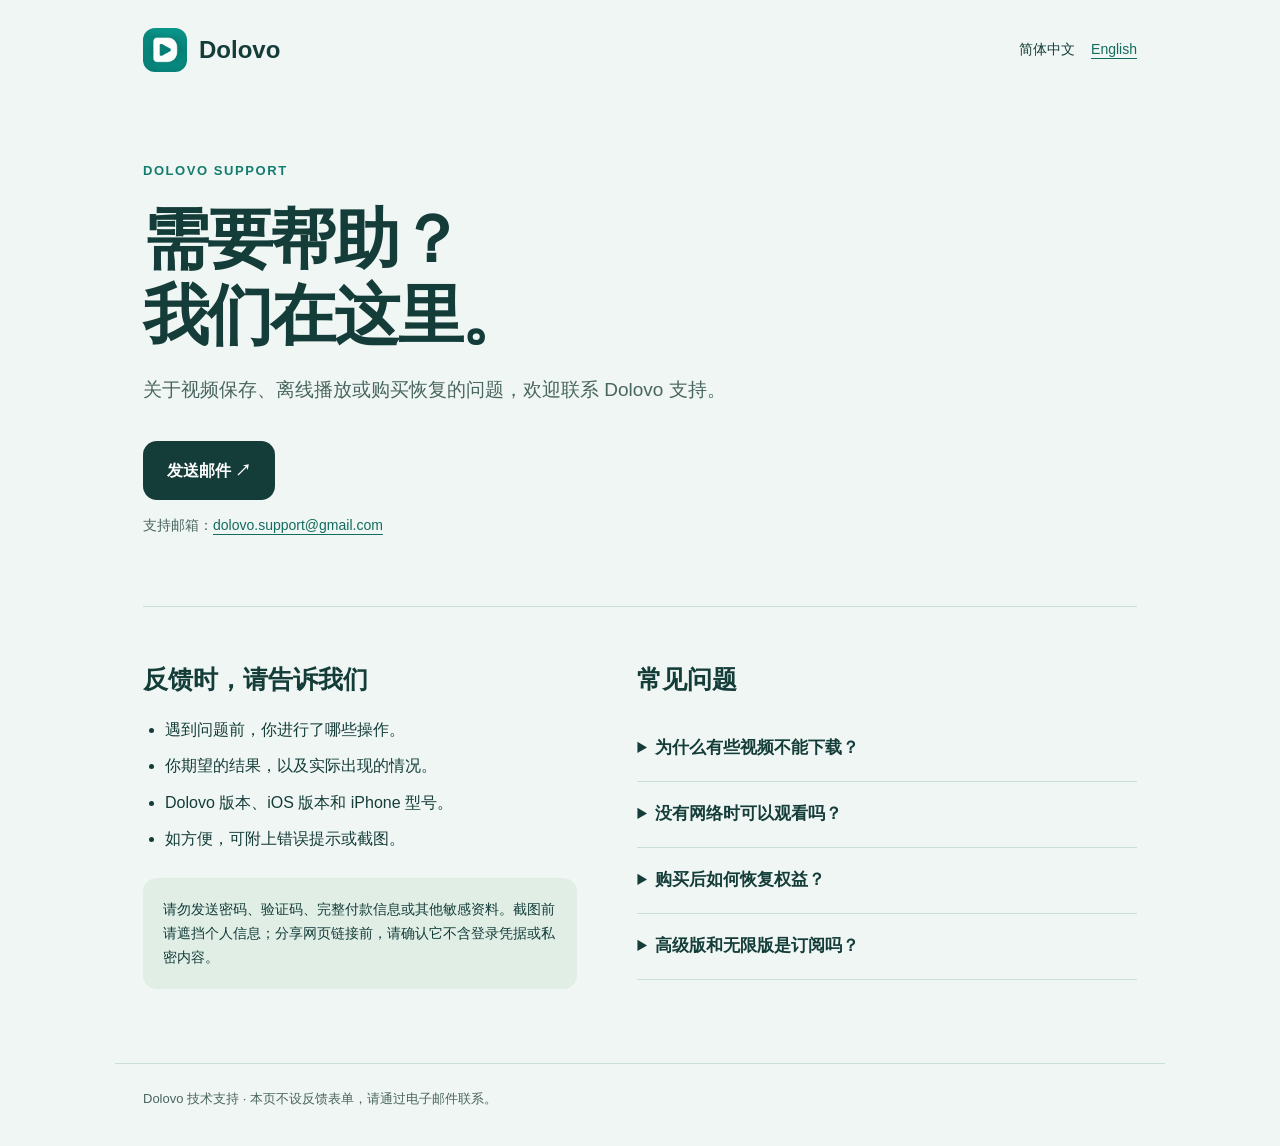
<file: index.html>
<!doctype html><html lang="zh-Hans"><head><meta charset="utf-8"><meta name="viewport" content="width=device-width,initial-scale=1"><title>Dolovo 技术支持</title><meta name="description" content="关于视频保存、离线播放或购买恢复的问题，欢迎联系 Dolovo 支持。"><link rel="stylesheet" href="./style.css"><link rel="icon" href="./icon.png"></head><body><header><div class="brand"><img src="./icon.png" alt="" width="44" height="44">Dolovo</div><nav aria-label="Language"><span aria-current="page">简体中文</span><a href="./en/" lang="en">English</a></nav></header><main><section class="hero"><div class="eyebrow">DOLOVO SUPPORT</div><h1>需要帮助？<br>我们在这里。</h1><p class="intro">关于视频保存、离线播放或购买恢复的问题，欢迎联系 Dolovo 支持。</p><a class="contact" href="mailto:dolovo.support@gmail.com?subject=Dolovo%20Support">发送邮件 ↗</a><p class="email">支持邮箱：<a href="mailto:dolovo.support@gmail.com">dolovo.support@gmail.com</a></p></section><div class="grid"><section><h2>反馈时，请告诉我们</h2><ul><li>遇到问题前，你进行了哪些操作。</li><li>你期望的结果，以及实际出现的情况。</li><li>Dolovo 版本、iOS 版本和 iPhone 型号。</li><li>如方便，可附上错误提示或截图。</li></ul><p class="note">请勿发送密码、验证码、完整付款信息或其他敏感资料。截图前请遮挡个人信息；分享网页链接前，请确认它不含登录凭据或私密内容。</p></section><section><h2>常见问题</h2><details><summary>为什么有些视频不能下载？</summary><p>网页可以播放，不代表资源支持下载。可用性取决于来源网站、视频格式和访问权限。Dolovo 不支持直播或受 DRM 保护的视频；请仅保存你有权下载、且来源服务允许下载的内容。</p></details><details><summary>没有网络时可以观看吗？</summary><p>兼容视频完整保存到本地后，可以离线播放。尚未下载完成或只在网页中播放过的视频，不能据此保证离线观看。</p></details><details><summary>购买后如何恢复权益？</summary><p>请确认设备登录购买时使用的 Apple 账户，再打开 Dolovo 的付费页面，选择“恢复购买”。如果仍有问题，请通过上方邮箱联系支持。</p></details><details><summary>高级版和无限版是订阅吗？</summary><p>两者均为一次性购买，无自动续费订阅。普通版每天可保存 3 个视频，高级版每天 10 个，无限版不设每日下载次数上限。付费不会扩大网站或格式支持范围。</p></details></section></div></main><footer>Dolovo 技术支持 · 本页不设反馈表单，请通过电子邮件联系。</footer></body></html>
</file>
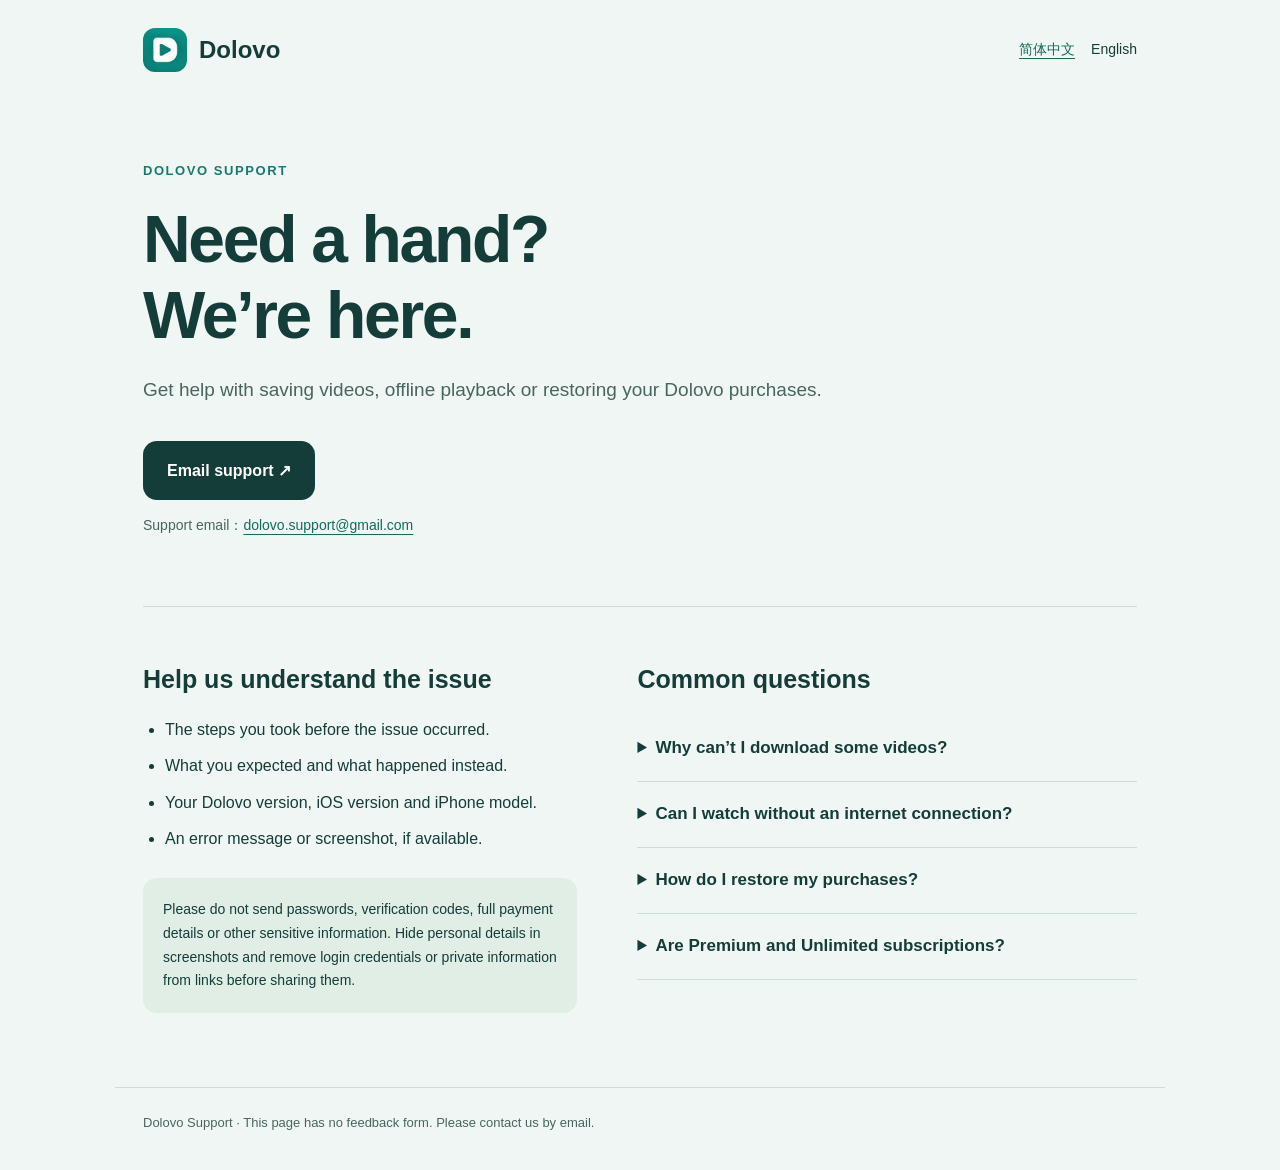
<file: en/index.html>
<!doctype html><html lang="en"><head><meta charset="utf-8"><meta name="viewport" content="width=device-width,initial-scale=1"><title>Dolovo Support</title><meta name="description" content="Get help with saving videos, offline playback or restoring your Dolovo purchases."><link rel="stylesheet" href="../style.css"><link rel="icon" href="../icon.png"></head><body><header><div class="brand"><img src="../icon.png" alt="" width="44" height="44">Dolovo</div><nav aria-label="Language"><a href="../" lang="zh-Hans">简体中文</a><span aria-current="page">English</span></nav></header><main><section class="hero"><div class="eyebrow">DOLOVO SUPPORT</div><h1>Need a hand?<br>We’re here.</h1><p class="intro">Get help with saving videos, offline playback or restoring your Dolovo purchases.</p><a class="contact" href="mailto:dolovo.support@gmail.com?subject=Dolovo%20Support">Email support ↗</a><p class="email">Support email：<a href="mailto:dolovo.support@gmail.com">dolovo.support@gmail.com</a></p></section><div class="grid"><section><h2>Help us understand the issue</h2><ul><li>The steps you took before the issue occurred.</li><li>What you expected and what happened instead.</li><li>Your Dolovo version, iOS version and iPhone model.</li><li>An error message or screenshot, if available.</li></ul><p class="note">Please do not send passwords, verification codes, full payment details or other sensitive information. Hide personal details in screenshots and remove login credentials or private information from links before sharing them.</p></section><section><h2>Common questions</h2><details><summary>Why can’t I download some videos?</summary><p>A video playing on a webpage does not mean it supports downloading. Availability depends on the website, format and access permissions. Live streams and DRM-protected videos are not supported. Only save content you are authorized to download where the source service permits it.</p></details><details><summary>Can I watch without an internet connection?</summary><p>Compatible videos can be played offline once they are fully saved on your device. An unfinished download or a video you have only streamed in the browser is not necessarily available offline.</p></details><details><summary>How do I restore my purchases?</summary><p>Make sure your device uses the Apple Account you used for the purchase. Open Dolovo’s purchase screen and select Restore Purchases. If your access is still missing, contact us using the email above.</p></details><details><summary>Are Premium and Unlimited subscriptions?</summary><p>Both are one-time purchases with no auto-renewing subscription. Free allows 3 saves per day, Premium allows 10 and Unlimited has no daily download count limit. Paid versions do not add support for more websites or formats.</p></details></section></div></main><footer>Dolovo Support · This page has no feedback form. Please contact us by email.</footer></body></html>
</file>
<file: style.css>
*{box-sizing:border-box}html{color-scheme:light}body{margin:0;background:#f0f6f3;color:#143d39;font-family:-apple-system,BlinkMacSystemFont,"Segoe UI",sans-serif;line-height:1.7}a{color:#126c5f;text-underline-offset:4px}a:focus-visible,summary:focus-visible{outline:3px solid #147c6e;outline-offset:5px}header,main,footer{max-width:1050px;margin:auto;padding:0 28px}header{display:flex;align-items:center;justify-content:space-between;padding-top:28px;padding-bottom:28px}.brand{display:flex;align-items:center;gap:12px;font-size:24px;font-weight:750}.brand img{width:44px;height:44px;border-radius:12px}nav{display:flex;gap:16px;font-size:14px}.hero{padding:60px 0 54px;border-bottom:1px solid #cbded4}.eyebrow{font-size:13px;letter-spacing:.12em;font-weight:700;color:#147c6e}h1{font-size:clamp(38px,6vw,66px);line-height:1.15;letter-spacing:-.035em;margin:20px 0}h2{font-size:25px;line-height:1.3}p{max-width:700px}.intro{font-size:19px;color:#49655f}.contact{display:inline-block;background:#143d39;color:white;text-decoration:none;padding:16px 24px;border-radius:14px;margin-top:16px;font-weight:600;overflow-wrap:anywhere}.email{font-size:14px;color:#49655f}.grid{display:grid;grid-template-columns:1fr 1.15fr;gap:60px;padding:35px 0 60px}ul{padding-left:22px}li{margin:9px 0}details{border-bottom:1px solid #cbded4;padding:18px 0}summary{cursor:pointer;font-weight:600;font-size:17px}details p{color:#49655f;font-size:15px;margin-bottom:0}.note{background:#e0eee6;padding:20px;border-radius:14px;font-size:14px;margin-top:26px}footer{border-top:1px solid #cbded4;padding-top:24px;padding-bottom:36px;font-size:13px;color:#49655f}@media(max-width:680px){header,main,footer{padding-left:22px;padding-right:22px}.hero{padding-top:32px}.grid{grid-template-columns:1fr;gap:16px;padding-top:24px}nav{gap:10px}.brand{font-size:21px}.contact{padding:14px 17px}}
</file>
